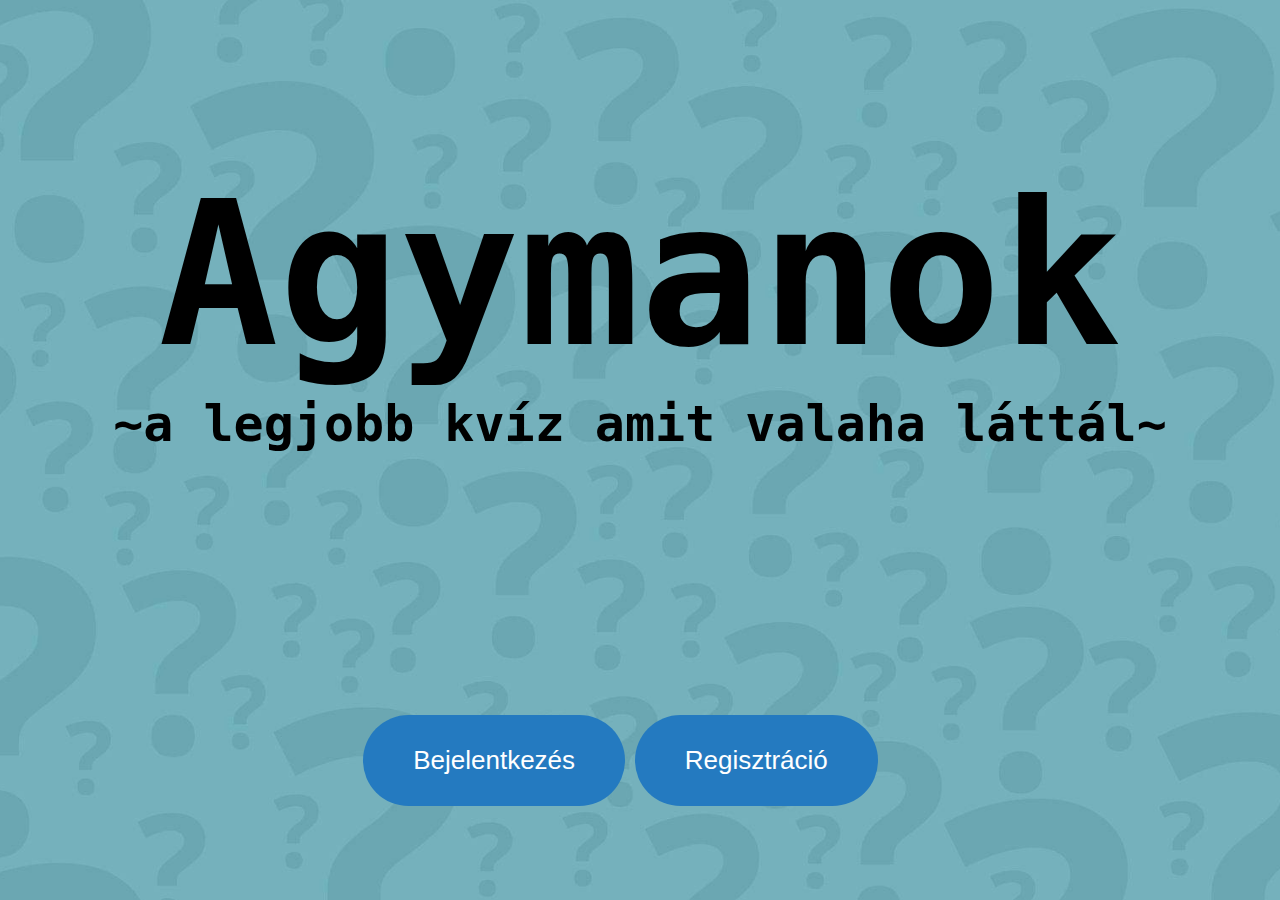
<file: index.html>
<!DOCTYPE html>
<html lang="hu">
<head>
    <meta charset="UTF-8">
    <meta name="viewport" content="width=device-width, initial-scale=1.0">
    <link rel="stylesheet" href="index.css">
</head>
<body>
<div class="container">
    <h1>Agymanok</h1>
    <h2>~a legjobb kvíz amit valaha láttál~</h2>
        <button onclick="navigateTo('https://pszabolcs64.github.io/Agymanok_Weboldal/Login')">Bejelentkezés</button>
        <button onclick="navigateTo('https://pszabolcs64.github.io/Agymanok_Weboldal/Register')">Regisztráció</button>
</div>
<script src="script.js"></script>
</body>
</html>
</file>
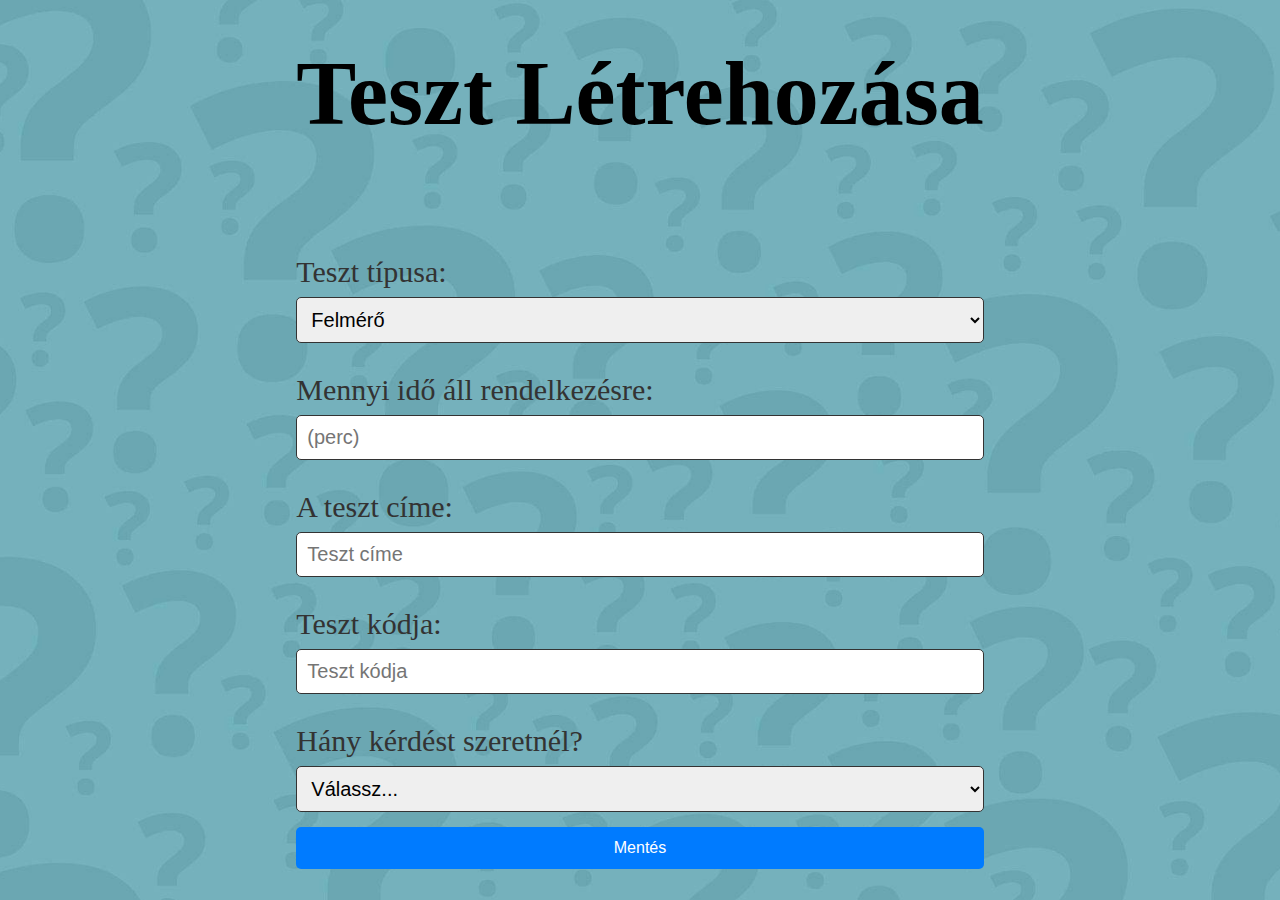
<file: CreateTest.html>
<!DOCTYPE html>
<html lang="hu">
<head>
    <meta charset="UTF-8">
    <meta name="viewport" content="width=device-width, initial-scale=1.0">
    <title>Teszt Létrehozása</title>
     <link rel="stylesheet" href="CreateTest.css">
    <script>
        function generateQuestions() {
            const numberOfQuestions = parseInt(document.getElementById('questionCount').value);
            const questionsContainer = document.getElementById('questionsContainer');
            questionsContainer.innerHTML = '';

            for (let i = 1; i <= numberOfQuestions; i++) {
                const questionBlock = document.createElement('div');
                questionBlock.className = 'question-block';

                questionBlock.innerHTML = `
                    <label>Kérdés ${i}:</label>
                    <input type="text" class="question-input" placeholder="Írd be a kérdést" required>
                    <div class="answers">
                        <label>1. válasz:</label>
                        <input type="text" class="answer-input" required>
                        <label>2. válasz:</label>
                        <input type="text" class="answer-input" required>
                        <label>3. válasz:</label>
                        <input type="text" class="answer-input" required>
                        <label>4. válasz:</label>
                        <input type="text" class="answer-input" required>
                        <label>Helyes válasz (1-4):</label>
                        <input type="number" class="correct-answer" min="1" max="4" required>
                    </div>
                `;
                questionsContainer.appendChild(questionBlock);
            }
        }

        function saveTest() {
            alert('A teszt elmentve!');
            window.location.href = 'TeacherPage.html';
        }
    </script>
</head>
<body>
<div class="container">
    <h1>Teszt Létrehozása</h1>



    <label for="testType">Teszt típusa:</label>
    <select id="testType">
        <option value="felmero">Felmérő</option>
        <option value="pontszerzo">Pontszerző</option>
        <option value="gyakorlo">Gyakorló</option>
    </select>

    <label for="testTime">Mennyi idő áll rendelkezésre:</label>
    <input type="number" id="testTime" placeholder="(perc)">

    <label for="testTitle">A teszt címe:</label>
    <input type="text" id="testTitle" placeholder="Teszt címe">

    <label for="testCode">Teszt kódja:</label>
    <input type="text" id="testCode" placeholder="Teszt kódja">
    <label for="questionCount">Hány kérdést szeretnél?</label>
    <select id="questionCount" onchange="generateQuestions()">
        <option value="">Válassz...</option>
        <option value="1">1</option>
        <option value="2">2</option>
        <option value="3">3</option>
        <option value="4">4</option>
        <option value="5">5</option>
        <option value="6">6</option>
        <option value="7">7</option>
        <option value="8">8</option>
        <option value="9">9</option>
        <option value="10">10</option>
        <option value="11">11</option>
        <option value="12">12</option>
        <option value="13">13</option>
        <option value="14">14</option>
        <option value="15">15</option>
        <option value="16">16</option>
        <option value="17">17</option>
        <option value="18">18</option>
        <option value="19">19</option>
        <option value="20">20</option>
        <option value="21">21</option>
        <option value="22">22</option>
        <option value="23">23</option>
        <option value="24">24</option>
        <option value="25">25</option>
        <option value="26">26</option>
        <option value="27">27</option>
        <option value="28">28</option>
        <option value="29">29</option>
        <option value="30">30</option>
    </select>
    <div id="questionsContainer"></div>

    <button class="save-button" onclick="saveTest()">Mentés</button>
</div>
</body>
</html>
</file>
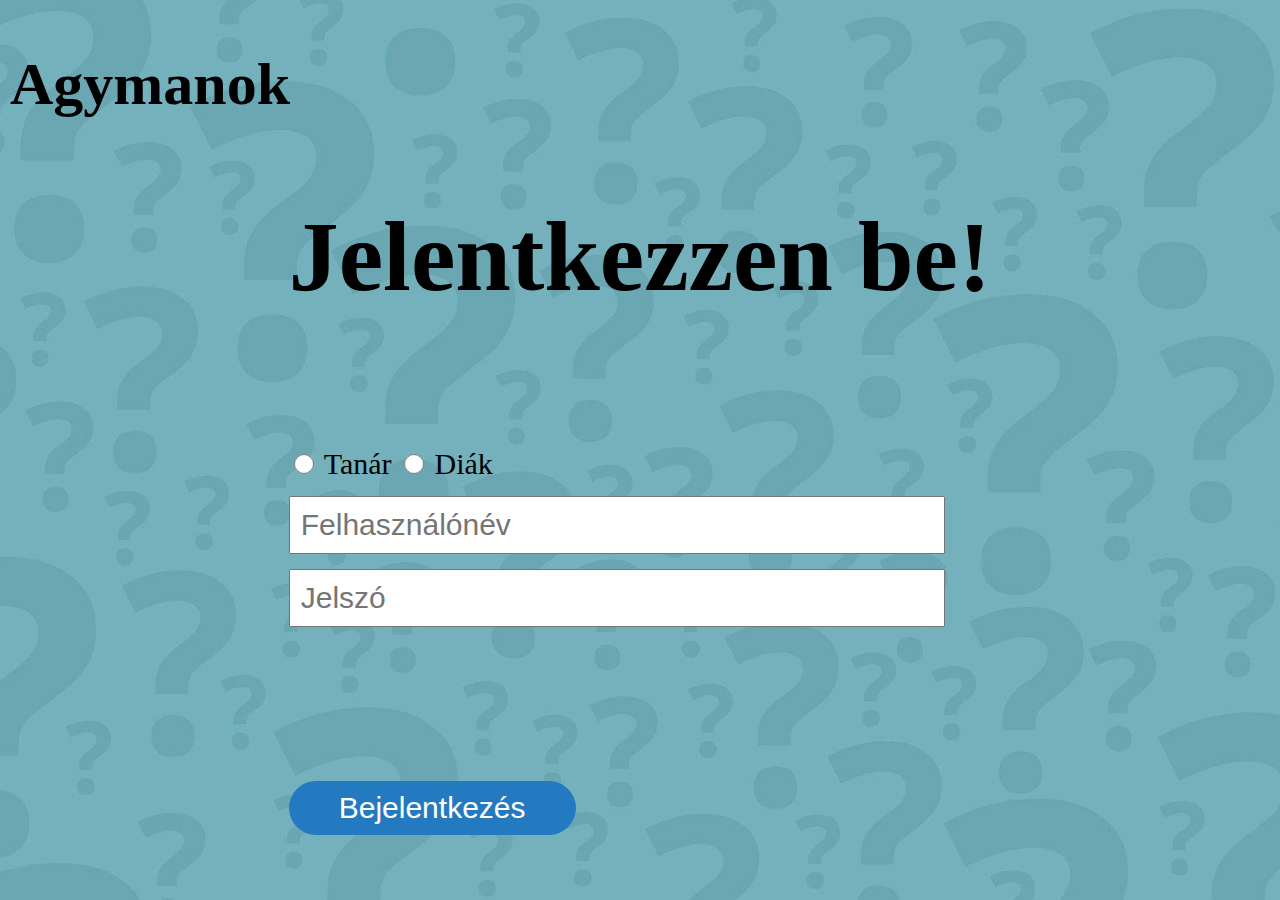
<file: Login.html>
<!DOCTYPE html>
<html lang="hu">
<head>
    <meta charset="UTF-8">
    <meta name="viewport" content="width=device-width, initial-scale=1.0">
    <title>Bejelentkezés</title>
    <link rel="stylesheet" href="Login.css">
</head>
<body>
<div class="container">
    <h1>Agymanok  </h1> 
    <h2>Jelentkezzen be!</h2>
    <label class="form-group">
        <input type="radio" name="role" value="teacher"> Tanár
        <input type="radio" name="role" value="student"> Diák
        <br>
        <input type="text" placeholder="Felhasználónév">
        <input type="password" placeholder="Jelszó">
        <br>
    </label>
    <button>Bejelentkezés</button>
</div>
</body>
</html>
</file>
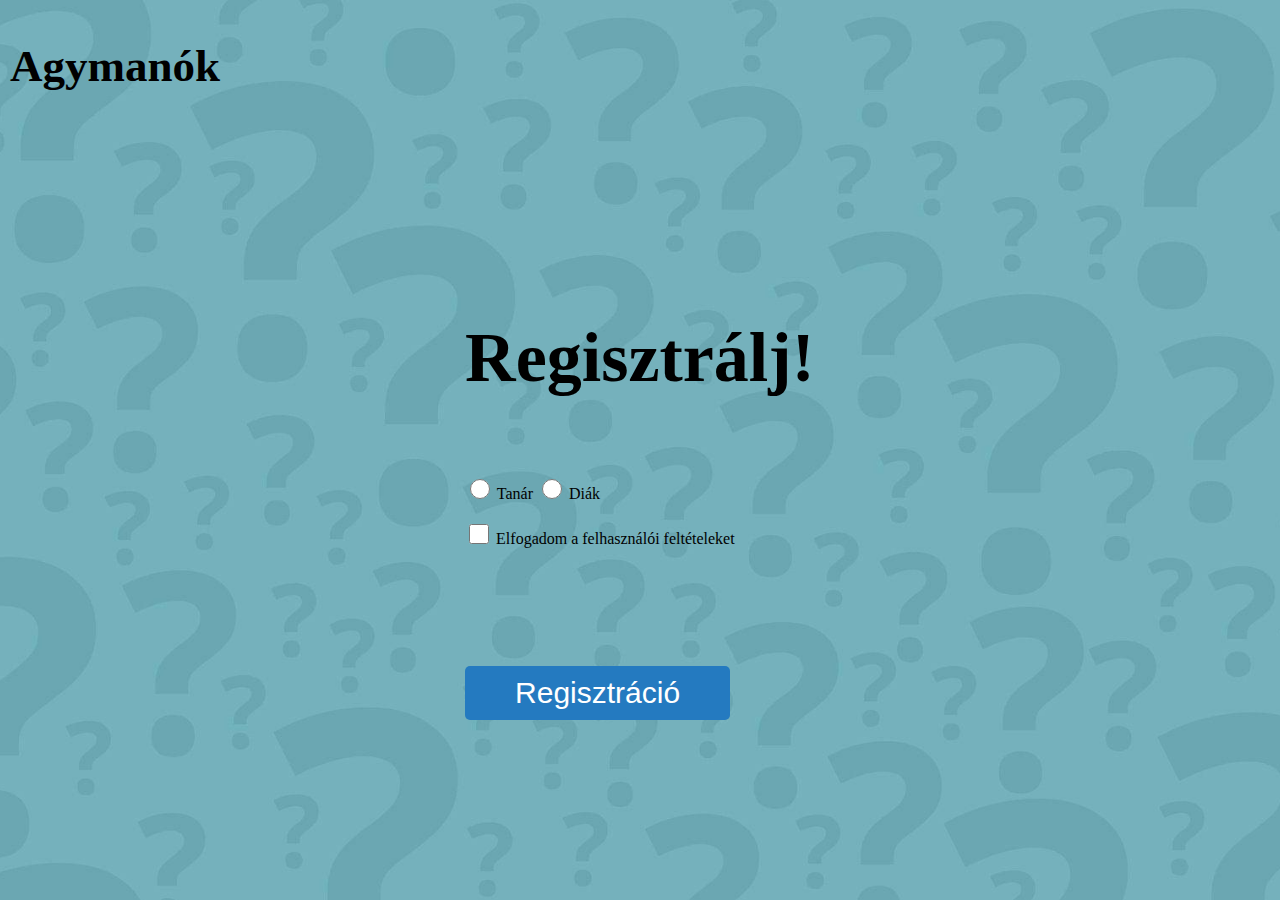
<file: Register.html>
<!DOCTYPE html>
<html lang="hu">
<head>
    <meta charset="UTF-8">
    <meta name="viewport" content="width=device-width, initial-scale=1.0">
    <title>Regisztráció</title>
    <link rel="stylesheet" href="Register.css">
</head>
<body>
<div class="container">
    <h1>Agymanók</h1>
    <h2>Regisztrálj!</h2>
    <div>
        <input type="radio" name="role" value="teacher" onclick="toggleFields()"> Tanár
        <input type="radio" name="role" value="student" onclick="toggleFields()"> Diák
    </div>
    <br>

    <!-- Diák mezők -->
    <div id="studentFields" class="hidden">
        <input id="firstName" type="text" placeholder="Vezetéknév">
        <input id="lastName" type="text" placeholder="Keresztnév">
        <input id="userName" type="text" placeholder="Felhasználónév">
        <small class="error-message"></small>
        <input id="email" type="email" placeholder="Email cím">
        <small class="error-message"></small>
        <input id="password" type="password" placeholder="Jelszó" oninput="validatePassword('Student')">
        <small class="error-message"></small>
        <div id="passwordRequirementsStudent">
            <small>
                <label><input type="checkbox" id="lowercaseStudent" disabled> Kisbetű</label><br>
                <label><input type="checkbox" id="uppercaseStudent" disabled> Nagybetű</label><br>
                <label><input type="checkbox" id="numberStudent" disabled> Szám</label><br>
                <label><input type="checkbox" id="specialCharStudent" disabled> Speciális karakter</label>
            </small>
        </div>
        <input id="phone" type="tel" placeholder="Telefonszám">
        <small class="error-message"></small>
        <input id="class" type="text" placeholder="Osztály">
        <small class="error-message"></small>
    </div>

    <!-- Tanár mezők -->
    <div id="teacherFields" class="hidden">
        <input id="firstNameT" type="text" placeholder="Vezetéknév">
        <input id="lastNameT" type="text" placeholder="Keresztnév">
        <input id="userNameT" type="text" placeholder="Felhasználónév">
        <small class="error-message"></small>
        <input id="emailT" type="email" placeholder="Email cím">
        <small class="error-message"></small>
        <input id="passwordT" type="password" placeholder="Jelszó" oninput="validatePassword('Teacher')">
        <small class="error-message"></small>
        <div id="passwordRequirementsTeacher">
            <small>
                <label><input type="checkbox" id="lowercaseTeacher" disabled> Kisbetű</label><br>
                <label><input type="checkbox" id="uppercaseTeacher" disabled> Nagybetű</label><br>
                <label><input type="checkbox" id="numberTeacher" disabled> Szám</label><br>
                <label><input type="checkbox" id="specialCharTeacher" disabled> Speciális karakter</label>
            </small>
        </div>
        <input id="phoneT" type="tel" placeholder="Telefonszám">
        <small class="error-message"></small>
        <input id="birthDate" type="date" placeholder="Születési dátum">
        <small class="error-message"></small>
    </div>

    <div>
        <label>
            <input type="checkbox" id="terms"> Elfogadom a felhasználói feltételeket
        </label>
    </div>
    <br>
    <button id="registerBtn" disabled>Regisztráció</button>
</div>

<script src="script.js"></script>
</body>
</html>
</file>
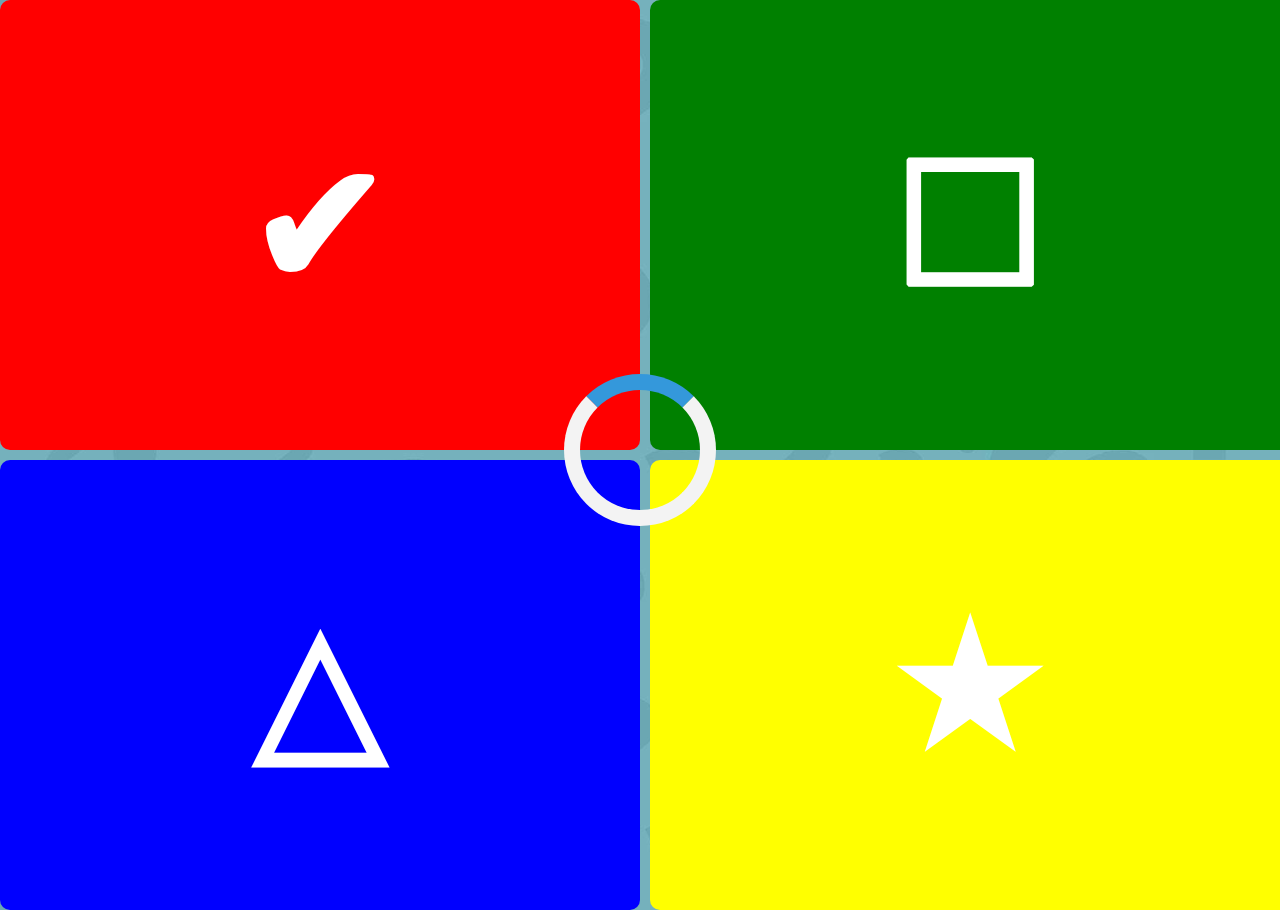
<file: ScoringTest.html>
<!DOCTYPE html>
<html lang="en">
<head>
    <meta charset="UTF-8">
    <meta name="viewport" content="width=device-width, initial-scale=1.0">
    <title>Scoring Test</title>
    <link rel="stylesheet" href="ScoringTest.css">
</head>
<body>
<!-- Betöltő ikon -->
<div id="loader" class="loader"></div>

<!-- 4 színes négyzetek, amelyek gombként szolgálnak -->
<div class="shapes-container hidden" id="shapesContainer">
    <button class="shape-button red" onclick="showAnswer('circle')">✔</button>
    <button class="shape-button green" onclick="showAnswer('square')">☐</button>
    <button class="shape-button blue" onclick="showAnswer('triangle')">△</button>
    <button class="shape-button yellow" onclick="showAnswer('star')">★</button>
</div>

<!-- Válaszlehetőség megjelenítése -->
<div id="answerBox" class="hidden">
    <p id="answerText"></p>
</div>

<script>
    // Betöltő ikon eltűntetése és négyzetek megjelenítése
    window.onload = function() {
        setTimeout(function() {
            document.getElementById('loader').style.display = 'none';
            document.getElementById('shapesContainer').classList.remove('hidden');
        }, 3000); // 3 másodperc múlva a betöltő ikon eltűnik és megjelennek a gombok
    };

    // Válaszlehetőség megjelenítése CSAK ELLENORZESNEK !!!!!!!!!!!!!!!!!!!!!!!!
    function showAnswer(shape) {
        let answerText = "";
        switch (shape) {
            case 'circle':
                answerText = "A kör választottad!";
                break;
            case 'square':
                answerText = "A négyzet választottad!";
                break;
            case 'triangle':
                answerText = "A háromszög választottad!";
                break;
            case 'star':
                answerText = "A csillag választottad!";
                break;
        }
        document.getElementById('answerText').textContent = answerText;
        document.getElementById('answerBox').classList.remove('hidden');
    }
</script>
</body>
</html>
</file>
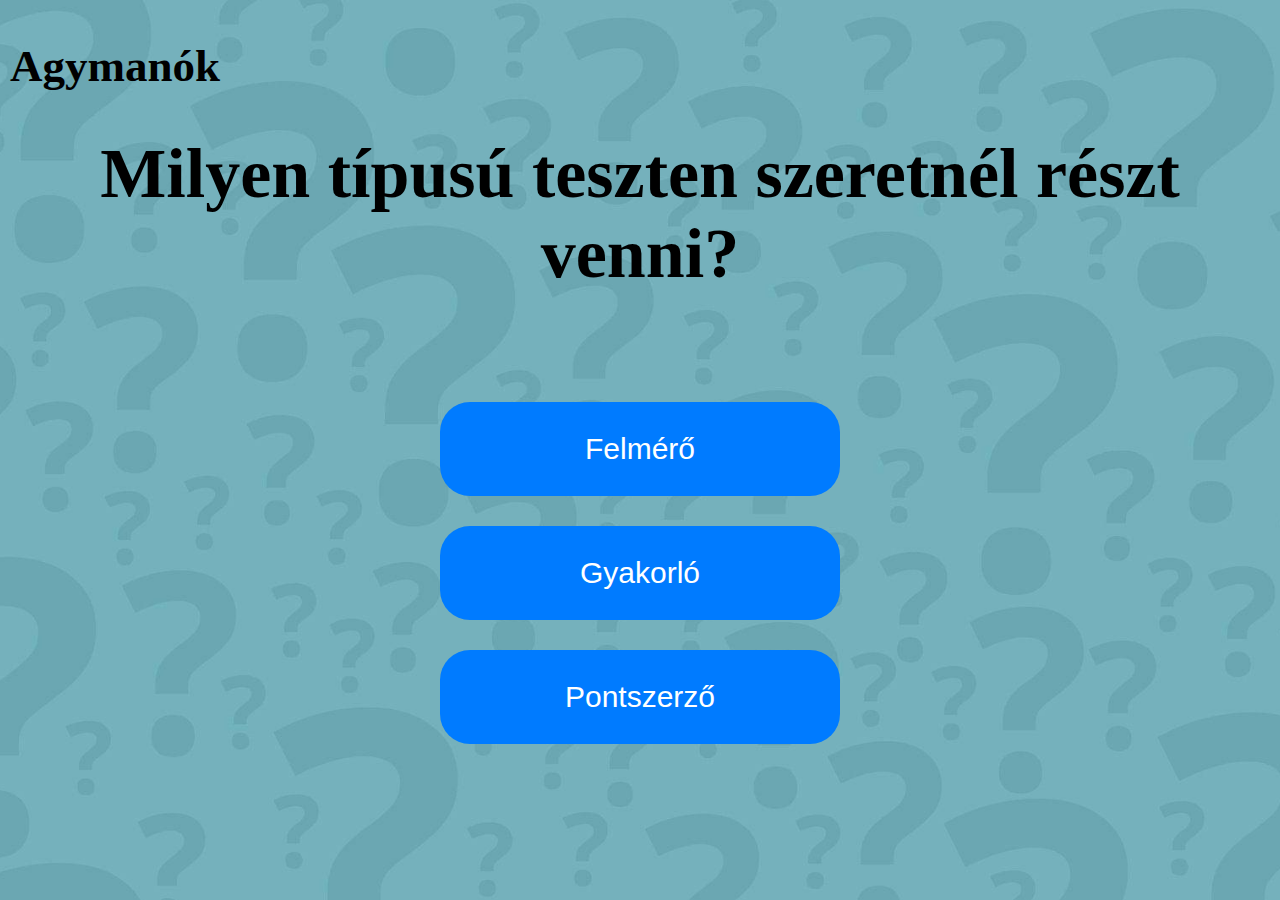
<file: StudentPage.html>
<!DOCTYPE html>
<html lang="hu">
<head>
    <meta charset="UTF-8">
    <meta name="viewport" content="width=device-width, initial-scale=1.0">
    <title>Válaszd ki a teszt típusát</title>
    <link rel="stylesheet" href="StudentPage.css">
</head>
<body>
<div class="container">
    <h1>Agymanók</h1>
    <h2>Milyen típusú teszten szeretnél részt venni?</h2>
    <div class="buttons">
        <button class="test-button" onclick="openCodeInput('felmero')">Felmérő</button>
        <button class="test-button" onclick="openCodeInput('gyakorlo')">Gyakorló</button>
        <button class="test-button" onclick="openCodeInput('pontszerzo')">Pontszerző</button>
    </div>
    <div class="code-input hidden" id="codeInput">
        <label for="testCode" class="code-label">Add meg a teszt kódját:</label>
        <input type="text" id="testCode" placeholder="Teszt kód">
        <button class="submit-button" onclick="goToTest()">Tovább</button>
    </div>
</div>

<script>
    let selectedTestType = '';

    function openCodeInput(testType) {
        selectedTestType = testType;
        document.getElementById('codeInput').classList.remove('hidden');
    }

    function goToTest() {
        const testCode = document.getElementById('testCode').value.trim();
        if (!testCode) {
            alert('Kérlek, add meg a teszt kódját!');
            return;
        }

        // Navigáció a megfelelő teszt oldalra
        if (selectedTestType === 'felmero') {
            window.location.href = `/AssessmentTest.html?code=${testCode}`;
        } else if (selectedTestType === 'gyakorlo') {
            window.location.href = `/PracticeTest.html?code=${testCode}`;
        } else if (selectedTestType === 'pontszerzo') {
            window.location.href = `/ScoringTest.html?code=${testCode}`;
        }
    }
</script>
</body>
</html>
</file>
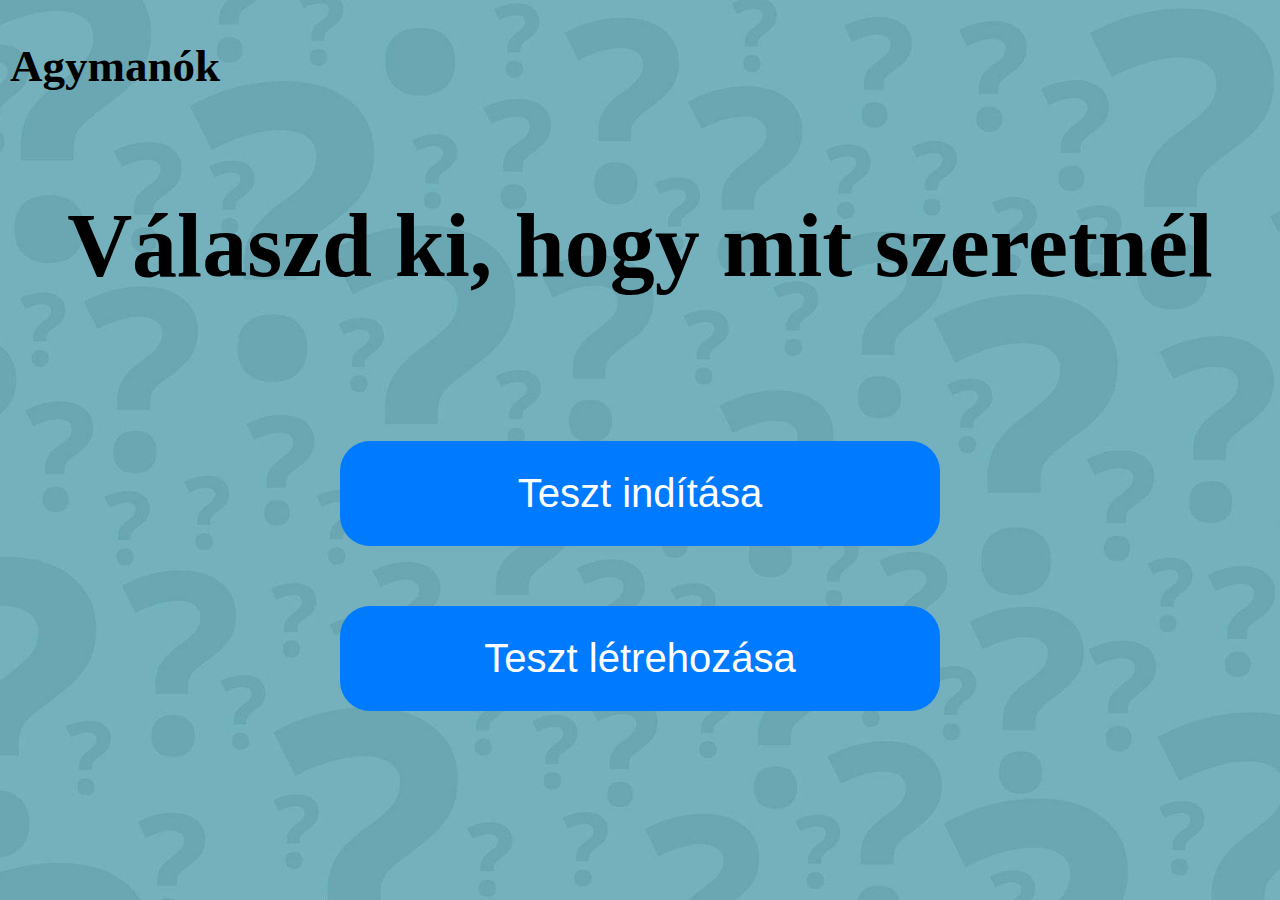
<file: TeacherPage.html>
<!DOCTYPE html>
<html lang="hu">
<head>
  <meta charset="UTF-8">
  <meta name="viewport" content="width=device-width, initial-scale=1.0">
  <title>Teacher Page</title>
  <link rel="stylesheet" href="TeacherPage.css">
</head>
<body>
<div class="container">
  <h1>Agymanók</h1>
  <h2>Válaszd ki, hogy mit szeretnél</h2>
  <div class="buttons">
    <button class="action-button" onclick="navigateTo('StartTest.html')">Teszt indítása</button>
    <button class="action-button" onclick="navigateTo('CreateTest.html')">Teszt létrehozása</button>
  </div>
</div>
<script>
  function navigateTo(page) {
    window.location.href = page;
  }
</script>
</body>
</html>
</file>
<file: index.css>
/*hatter beallitasai*/
body {
    font-family: "Lucida Console", monaco, monospace; /*betutipus*/
    display: flex;
    justify-content: center;
    align-items: center;
    height: 100vh;
    margin: 0;
    background-image: url("2384075.jpg");
    background-size: cover; /* A kép kitölti az egész képernyőt */
    background-position: center; /* Kép középre igazítása */
}

/*'Agymanok' cim*/
h1 {
    color: #000000;
    font-size: 200px;
    text-align: center;
    transform: translateY(-70px);
}

/*'a legjobb kziv, amit valaha lattal' cim*/
h2{
    color: #000000;
    font-size: 50px;
    text-align: center;
    transform: translateY(-200px);
}

/*'bejelentkezes','Regisztracio' gomb megjelenitese*/
button {
    padding: 30px 50px;
    margin-top: 20px;
    font-size: 26px;
    color: #fff;
    background-color: #247ac0;
    border: none;
    border-radius: 200px;
    cursor: pointer;
    text-align: center;
    transform: translateY(15px);
    transform: translateX(250px);
}

/*gomb feletti hatter valtozik*/
button:hover {
    background-color: #000853;
}
</file>
<file: CreateTest.css>
body {


 font-family: "Lucida Console,monaco, monospace";
    display: flex;
    justify-content: center;
    align-items: center;
    height:100dvh;
    margin: 0px;
    background-image: url("2384075.jpg");
    background-size: cover; /* A kép kitölti az egész képernyőt */
    background-position: center; /* Kép középre igazítása */
    
    padding: 0;

    min-height: 100vh;
}

h1 {
    font-size: 90px;
    text-align: center;
    transform: translateY(-50px);
}

label {
    display: block;
    font-size: 30px;
    margin-top: 15px;
    color: #333;
}

select,
input[type="text"],
input[type="number"]{
    width: 100%;
    padding: 10px;
    font-size: 20px;
    margin-top: 8px;
    margin-bottom: 15px;
    border: 1px solid #333;
    border-radius: 5px;
    box-sizing: border-box;
}

textarea {
    width: 80%;
    padding: 10px;
    font-size: 14px;
    border: 1px solid #ccc;
    border-radius: 5px;
    box-sizing: border-box;
    resize: vertical;
    min-height: 50px;
    margin-bottom: 15px;
}

button {
    display: block;
    width: 100%;
    padding: 12px;
    background-color: #007bff;
    color: white;
    font-size: 16px;
    border: none;
    border-radius: 5px;
    cursor: pointer;
    transition: background-color 0.3s ease;
}

button:hover {
    background-color: #0056b3;
}

.question-block {
    margin-bottom: 25px;
    padding: 15px;
    background-color: #f9f9f9;
    border: 1px solid #ddd;
    border-radius: 5px;
    width: 100%; /* Biztosítja, hogy minden blokk teljes szélességben jelenjen meg */
    box-sizing: border-box;
}

.question-block h3 {
    font-size: 18px;
    margin-bottom: 10px;
    color: #333;
}

.answer-group {
    display: flex;
    flex-direction: column;
    margin-top: 10px;
}

.answer-group input {
    margin-top: 8px;
}
</file>
<file: Login.css>
/*hatter beallitasai*/
body {
    font-family: "Lucida Console,monaco, monospace";
    display: flex;
    justify-content: center;
    align-items: center;
    height:100dvh;
    margin: 0px;
    background-image: url("2384075.jpg");
    background-size: cover; /* A kép kitölti az egész képernyőt */
    background-position: center; /* Kép középre igazítása */
}

/*'Agymanok' cim*/
h1 {
    font-size: 60px;
    position: absolute;
    top:10px;
    left: 10px;
}

/*'Jelentkezzen be'*/
h2{
    font-size: 100px;
    text-align: center;
    transform: translateY(-50px);
}

/*'bejelentkezes' gomb megjelenitese*/
button {
    padding: 10px 50px;
    margin-top: 20px;
    font-size: 30px;
    color: #fff;
    background-color: #247ac0;
    border: none;
    border-radius: 200px;
    cursor: pointer;
    text-align: center;
    transform: translateY(100px);
}

/*gomb feletti hatter valtozik*/
button:hover {
    background-color: #000853;
}

/*bemenetek megjelenites*/
input[type="text"],
input[type="password"]{
    font-size: 30px;
    display: block;
    margin-top: 15px;
    padding: 10px;
    width: 90%;
}

/*'tanar-diak', 'elfogadoma fel. felteteleket' szovegek stilusa*/
.form-group {
    margin-top: 10px;
    font-size: 30px;
    top: -100px;
}

/*radiogombok*/
input[type="radio"] {
    width: 20px;
    height: 20px;
}
</file>
<file: Register.css>
/*hatter beallitasai*/
body {
    font-family: "Lucida Console,monaco, monospace";
    display: flex;
    justify-content: center;
    align-items: center;
    height:100dvh;
    margin: 0px;
    background-image: url("2384075.jpg");
    background-size: cover; /* A kép kitölti az egész képernyőt */
    background-position: center; /* Kép középre igazítása */
}

/*'Agymanok' cim*/
h1 {
    font-size: 45px;
    position: absolute;
    top:10px;
    left: 10px;
}

/*'Regisztralj' cim*/
h2{
    font-size: 70px;
    text-align: center;
    transform: translateY(-20px);
}

.hidden {
    display: none;
}

input[type="firstname"],
input[type="lastname"],
input[type="username"],
input[type="email"],
input[type="password"],
input[type="tel"],
input[type="class"],
input[type="date"] {
    font-size: 20px;
    display: block;
    margin-top: 10px;
    padding: 10px;
    width: 90%;
}

/*'regisztracio' gomb megjelenitese*/
button {
    padding: 10px 50px;
    font-size: 30px;
    color: #fff;
    background-color: #247ac0;
    border: none;
    border-radius: 5px;
    cursor: pointer;
    text-align: center;
    transform: translateY(100px);
}

/*gomb feletti hatter valtozik*/
button:hover {
    background-color: #000853;
}

/*'tanar-diak' szoveg stilusa*/
.form-group {
    margin-top: 10px;
    font-size: 20px;
    top: -100px;
}

/*radiogombok*/
input[type="radio"] {
    width: 20px;
    height: 20px;
}

/*pipa ablak 'elfogadom a ...'*/
input[type="checkbox"]{
    width: 20px;
    height: 20px;
}

input[type="checkbox1"]{
    width: 5px;
    height: 5px;
}

input[type="checkbox"]:disabled + label {
    color: gray;
}

input[type="checkbox"]:checked + label {
    color: green;
}

.error-message {
    margin-top: 4px;
    font-size: 12px;
    color: red;
}
</file>
<file: ScoringTest.css>
body {
    font-family: "Lucida Console,monaco, monospace";
    display: flex;
    justify-content: center;
    align-items: center;
    height:100dvh;
    margin: 0px;
    background-image: url("2384075.jpg");
    background-size: cover; /* A kép kitölti az egész képernyőt */
    background-position: center; /* Kép középre igazítása */
}

.loader {
    border: 16px solid #f3f3f3;
    border-top: 16px solid #3498db;
    border-radius: 50%;
    width: 120px;
    height: 120px;
    animation: spin 2s linear infinite;
    position: absolute;
    top: 50%;
    left: 50%;
    transform: translate(-50%, -50%);
}

@keyframes spin {
    0% { transform: rotate(0deg); }
    100% { transform: rotate(360deg); }
}

.hidden {
    display: none;
}

.shapes-container {
    display: grid;
    grid-template-columns: repeat(2, 50%);
    grid-template-rows: repeat(2, 50%);
    width: 100vw;
    height: 100vh;
    gap: 10px;
}

.shape-button {
    font-size: 170px;
    border-radius: 10px;
    border: none;
    color: white;
    cursor: pointer;
    width: 100%;
    height: 100%;
    display: flex;
    justify-content: center;
    align-items: center;
    font-weight: bold;
    text-align: center;
}

.red {
    background-color: red;
}

.green {
    background-color: green;
}

.blue {
    background-color: blue;
}

.yellow {
    background-color: yellow;
}

.shape-button:hover {
    opacity: 0.8;
}

#answerBox {
    position: absolute;
    bottom: 20px;
    width: 100%;
    text-align: center;
    font-size: 20px;
    background-color: rgba(0, 0, 0, 0.7);
    color: white;
    padding: 10px;
    border-radius: 5px;
}
</file>
<file: StudentPage.css>
body {
    font-family: "Lucida Console,monaco, monospace";
    display: flex;
    justify-content: center;
    align-items: center;
    height:100dvh;
    margin: 0px;
    background-image: url("2384075.jpg");
    background-size: cover; /* A kép kitölti az egész képernyőt */
    background-position: center; /* Kép középre igazítása */
}

h1 {
    font-size: 45px;
    position: absolute;
    top: 10px;
    left: 10px;
}

h2{
    font-size: 70px;
    text-align: center;
    transform: translateY(-50px);
}

.buttons {
    margin-bottom: 20px;
}

.test-button {
    display: block;
    width: 400px;
    padding: 30px 50px;
    margin: 30px auto;
    font-size: 30px;
    color: #fff;
    background-color: #007bff;
    border: none;
    border-radius: 30px;
    cursor: pointer;
    transition: background-color 0.3s ease;
}

.test-button:hover {
    background-color: #0056b3;
}

.code-input {
    display: flex;
    justify-content: center;
    align-items: center;
    gap: 10px;
    flex-direction: column;
    margin-top: 20px;
}

.hidden {
    display: none;
}

label {
    font-size: 40px;
    color: #333;
    margin-right: 10px; /* A szöveg és az input mező közötti távolság */
}

input {
    padding: 15px;
    font-size: 25px;
    width: 400px;
    border: 1px solid #ddd;
    border-radius: 4px;
    margin-bottom: 10px;
}

.submit-button {
    padding: 20px 35px;
    font-size: 30px;
    color: #fff;
    background-color: #007bff;
    border: none;
    border-radius: 4px;
    cursor: pointer;
    transition: background-color 0.3s ease;
}

.submit-button:hover {
    background-color: #0056b3;
}
</file>
<file: TeacherPage.css>
body {
    font-family: "Lucida Console,monaco, monospace";
    display: flex;
    justify-content: center;
    align-items: center;
    height:100dvh;
    margin: 0px;
    background-image: url("2384075.jpg");
    background-size: cover; /* A kép kitölti az egész képernyőt */
    background-position: center; /* Kép középre igazítása */
}

h1 {
    font-size: 45px;
    position: absolute;
    top: 10px;
    left: 10px;
}

h2 {
    font-size: 90px;
    text-align: center;
    transform: translateY(-50px);
}

.buttons {
    display: flex;
    flex-direction: column;
    gap: 20px;
}

.action-button {
    display: block;
    width: 600px;
    padding: 30px 50px;
    margin: 20px auto;
    font-size: 40px;
    color: #fff;
    background-color: #007bff;
    border: none;
    border-radius: 30px;
    cursor: pointer;
    transition: background-color 0.3s ease;
}

.action-button:hover {
    background-color: #0056b3;
}
</file>
